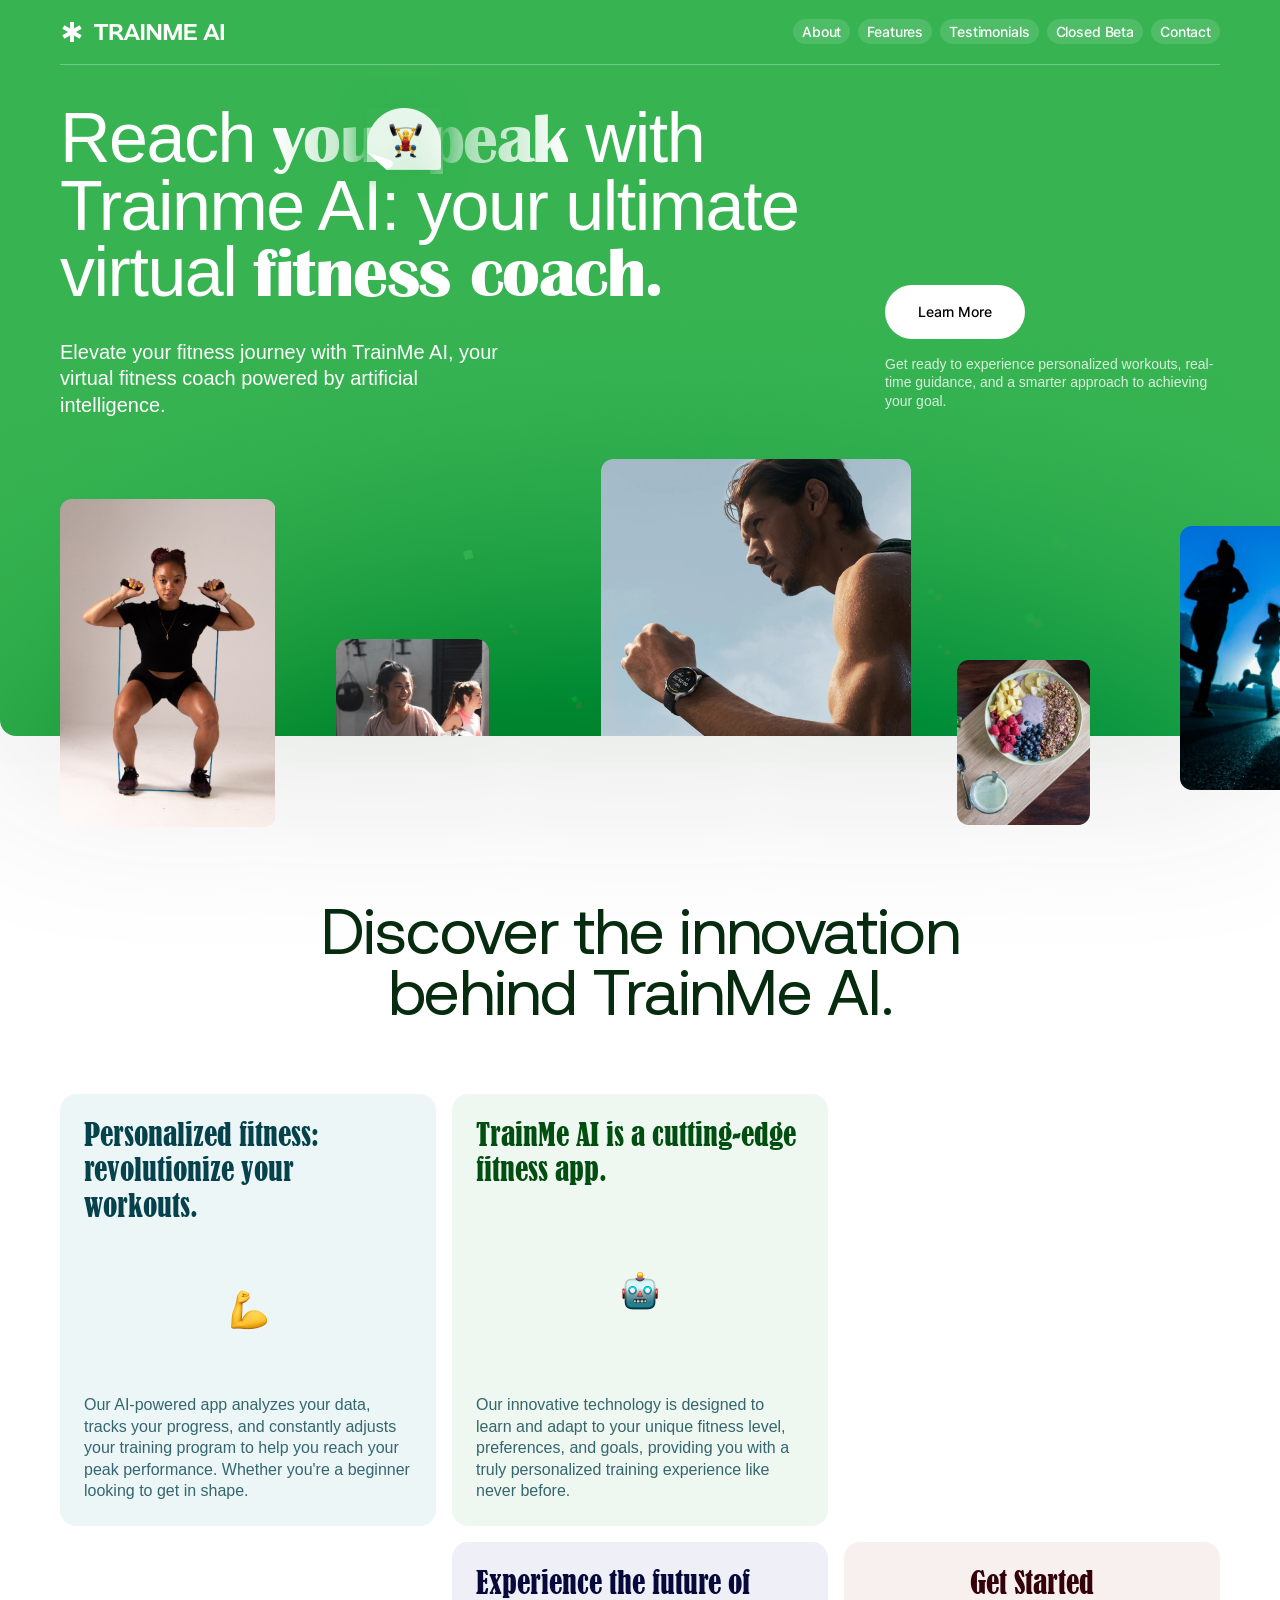
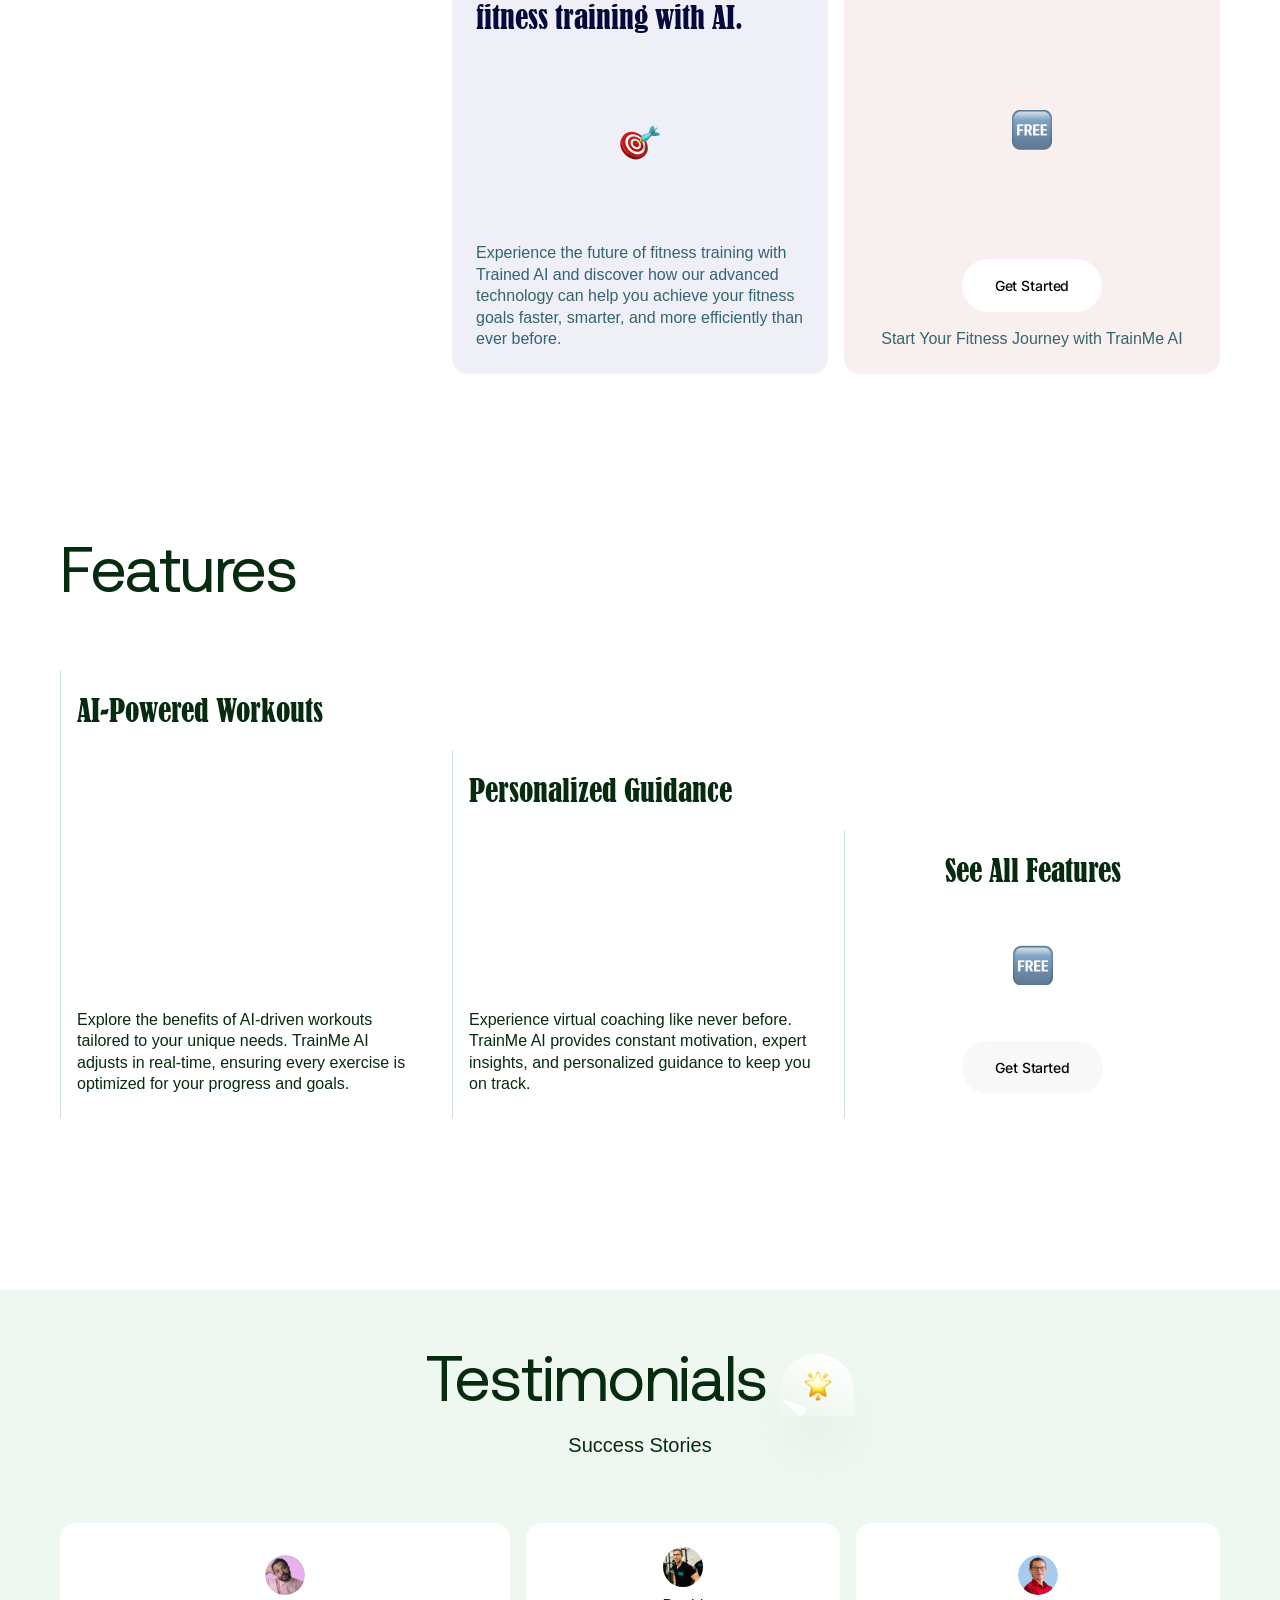
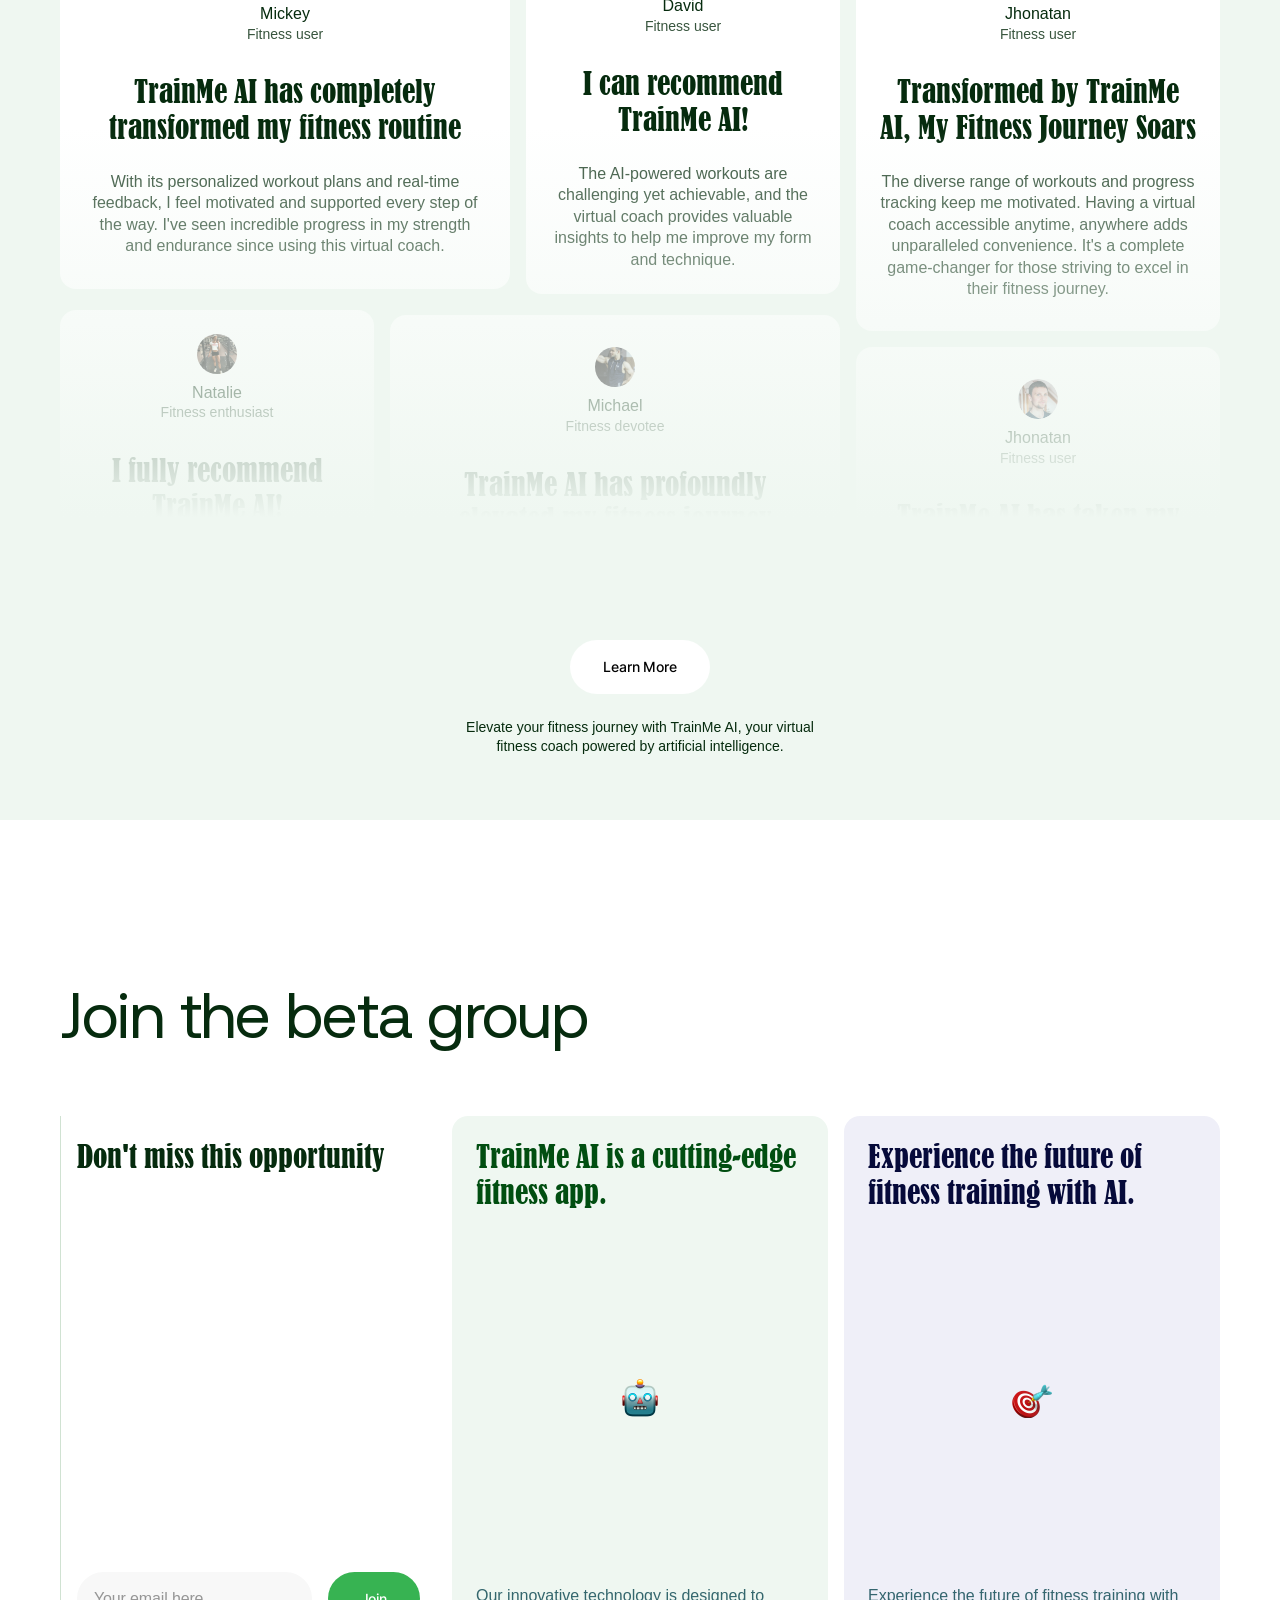
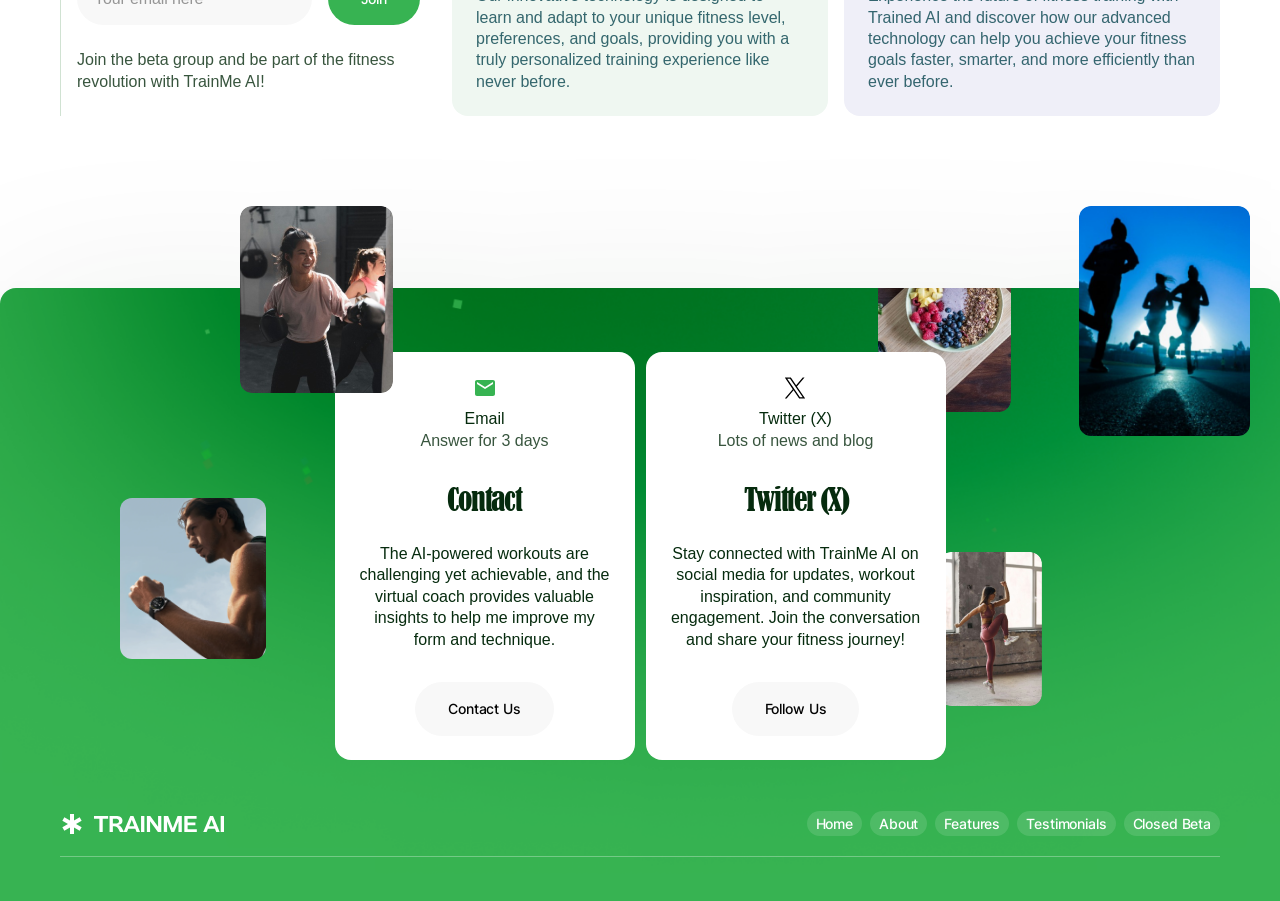
<file: app/index.html>
<!DOCTYPE html>
<html lang="en">

<head>
  <meta charset="UTF-8">
  <meta http-equiv="X-UA-Compatible" content="IE=edge">
  <meta name="viewport" content="width=device-width, initial-scale=1.0">
  <meta name="description" content="Description for site">
  <meta http-equiv="content-type" content="public, max-age=3600">
  <meta name="theme-color" content="#242424"/>
  <title>TrainMe AI</title>
  <link rel="icon" href="images/icons/favicon.svg" type="images/x-icon">
  <link rel="shortcut icon" href="images/icons/favicon.svg" type="images/x-icon">
  <link rel="stylesheet" href="css/style.min.css">
  <link rel="stylesheet" href="https://cdn.jsdelivr.net/npm/@fancyapps/ui@5.0/dist/fancybox/fancybox.css"/>
</head>
<body class="body">

<main>
  <header class="header" id="home">
  <div class="header__container container">
    <div class="header__top">
      <a class="logo" href="/">
        <img src="images/icons/logo.svg" alt="logotype" width="164" height="24">
      </a>
      <nav class="header__nav">
        <ul class="header__list">
          <li>
            <a class="header__link" href="#about">About</a>
          </li>
          <li>
            <a class="header__link" href="#features">Features</a>
          </li>
          <li>
            <a class="header__link" href="#testimonials">Testimonials</a>
          </li>
          <li>
            <a class="header__link" href="#beta">Closed Beta</a>
          </li>
          <li>
            <a class="header__link" href="#contact">Contact</a>
          </li>
        </ul>
      </nav>
      <button class="menu-btn">
        <span class="menu-btn__line"></span>
        <span class="sr-only">Interact with menu</span>
      </button>
    </div>
    <div class="header__text">
      <h1 class="header__title">
        Reach <span class="header__title--britannic header__title--decor">your peak</span>
        with Trainme AI: your ultimate virtual <span class="header__title--britannic">fitness coach.</span>
      </h1>
      <p class="header__subtext">
        Elevate your fitness journey with TrainMe AI,
        your virtual fitness coach powered by artificial intelligence.
      </p>
    </div>
    <div class="header__info">
      <a class="header__more btn" href="#about">Learn More</a>
      <p>
        Get ready to experience personalized workouts,
        real-time guidance, and a smarter approach to achieving your goal.
      </p>
    </div>
  </div>
  <div class="container">
    <div class="header__images">
      <img class="header__img header__img--two" src="images/parallax/2.png" alt="fitness people" width="153" height="187">
      <img class="header__img header__img--three" src="images/parallax/3.png" alt="fitness people" width="310" height="339">
    </div>
  </div>
  <nav class="header__mobile">
    <ul class="header__mobile-list">
      <li>
        <a class="header__link" href="#about">About</a>
      </li>
      <li>
        <a class="header__link" href="#features">Features</a>
      </li>
      <li>
        <a class="header__link" href="#testimonials">Testimonials</a>
      </li>
      <li>
        <a class="header__link" href="#beta">Closed Beta</a>
      </li>
      <li>
        <a class="header__link" href="#contact">Contact</a>
      </li>
    </ul>
  </nav>
</header>
<div class="images__header container">
  <div class="header__decor">
    <img class="header__img header__img--one" src="images/parallax/1.png" alt="fitness people" width="216" height="328">
    <img class="header__img header__img--four" src="images/parallax/4.png" alt="eats fitness people" width="133" height="165">
    <img class="header__img header__img--five" src="images/parallax/5.png" alt="fitness people" width="196" height="264">
  </div>
</div>
  <section class="innovation indent" id="about">
  <div class="container">
    <h2 class="innovation__title title title--center">
      Discover the innovation behind TrainMe AI.
    </h2>
    <ul class="innovation__list">
      <li class="innovation__row">
        <div class="card card--azure">
          <h3 class="innovation__name title-small card__title card__title--azure">
            Personalized fitness: revolutionize your workouts.
          </h3>
          <img class="card__icon" src="images/icons/muscle.png" alt="muscle decor" width="40" height="40">
          <p class="card__text card__text--azure">
            Our AI-powered app analyzes your data, tracks your progress, and constantly adjusts your training program to
            help you reach your peak performance. Whether you're a beginner looking to get in shape.
          </p>
        </div>
        <div class="card">
          <h3 class="innovation__name title-small card__title">
            TrainMe AI is a cutting-edge fitness app.
          </h3>
          <img class="card__icon" src="images/icons/robot.png" alt="robot decor" width="40" height="40">
          <p class="card__text card__text--azure">
            Our innovative technology is designed to learn and adapt to your unique fitness level, preferences, and
            goals, providing you with a truly personalized training experience like never before.
          </p>
        </div>
      </li>
      <li class="innovation__row">
        <div class="innovation__empty"></div>
        <div class="card card--blue">
          <h3 class="innovation__name title-small card__title card__title--blue">
            Experience the future of fitness training with AI.
          </h3>
          <img class="card__icon" src="images/icons/target.png" alt="target decor" width="40" height="40">
          <p class="card__text card__text--azure">
            Experience the future of fitness training with Trained AI and discover how our advanced technology can help
            you achieve your fitness goals faster, smarter, and more efficiently than ever before.
          </p>
        </div>
        <div class="card card--red">
          <h3 class="title-small title-small--center card__title card__title--red">
            Get Started
          </h3>
          <img class="card__icon" src="images/icons/free.png" alt="free decor" width="40" height="40">
          <div class="card__action">
            <a class="btn" href="#contact">Get Started</a>
            <p class="card__text card__text--azure">
              Start Your Fitness Journey with TrainMe AI
            </p>
          </div>
        </div>
      </li>
    </ul>
  </div>
</section>
  <section class="features indent" id="features">
  <div class="container">
    <h2 class="title">Features</h2>
    <ul class="features__list">
      <li class="features__item features__item--high">
        <h3 class="features__name title-small">
          AI-Powered Workouts
        </h3>
        <p class="features__text">
          Explore the benefits of AI-driven workouts tailored to your unique needs. TrainMe AI adjusts
          in real-time, ensuring every exercise is optimized for your progress and goals.
        </p>
      </li>
      <li class="features__item features__item--middle">
        <h3 class="features__name title-small">
          Personalized Guidance
        </h3>
        <p class="features__text">
          Experience virtual coaching like never before. TrainMe AI provides constant motivation,
          expert insights, and personalized guidance to keep you on track.
        </p>
      </li>
      <li class="features__item features__item--small">
        <h3 class="features__name title-small title-small--center">
          See All Features
        </h3>
        <img src="images/icons/free.png" alt="free decor" width="40" height="40">
        <a class="btn btn--gray" href="#contact">Get Started</a>
      </li>
    </ul>
  </div>
</section>
  <section class="testimonials indent" id="testimonials">
  <div class="container">
    <div class="testimonials__top">
      <h2 class="title title--center title--decor">
        Testimonials
        <img src="images/icons/slicker.png" alt="slicker decor" width="74" height="62">
      </h2>
      <p class="testimonials__subtext">Success Stories</p>
    </div>
    <ul class="testimonials__content">
      <li class="testimonials__row testimonials__row--long">
        <div class="testimonials__wrapper">
          <div class="testimonials__item">
            <div class="testimonials__user">
              <img class="testimonials__avatar" src="images/users/1.png" alt="fitness user" width="40" height="40">
              <span class="testimonials__name">Mickey</span>
              <span class="testimonials__post">Fitness user</span>
            </div>
            <h3 class="testimonials__subtitle title-small title-small--center">
              TrainMe AI has completely transformed my fitness routine
            </h3>
            <p class="testimonials__text">
              With its personalized workout plans and real-time feedback, I feel motivated and supported every step of
              the
              way. I've seen incredible progress in my strength and endurance since using this virtual coach.
            </p>
          </div>
          <div class="testimonials__item testimonials__item--short">
            <div class="testimonials__user">
              <img class="testimonials__avatar" src="images/users/2.png" alt="fitness user" width="40" height="40">
              <span class="testimonials__name">David</span>
              <span class="testimonials__post">Fitness user</span>
            </div>
            <h3 class="testimonials__subtitle title-small title-small--center">
              I can recommend TrainMe AI!
            </h3>
            <p class="testimonials__text">
              The AI-powered workouts are challenging yet achievable, and the virtual coach provides
              valuable insights to help me improve my form and technique.
            </p>
          </div>
        </div>
        <div class="testimonials__wrapper testimonials__wrapper--inversion">
          <div class="testimonials__item testimonials__item--short testimonials__item--top">
            <div class="testimonials__user">
              <img class="testimonials__avatar" src="images/users/6.png" alt="fitness user" width="40" height="40">
              <span class="testimonials__name">Natalie</span>
              <span class="testimonials__post">Fitness enthusiast</span>
            </div>
            <h3 class="testimonials__subtitle title-small title-small--center">
              I fully recommend TrainMe AI!
            </h3>
            <p class="testimonials__text">
              The AI-driven workouts strike a perfect balance, challenging yet doable. Plus, the coach provides
              invaluable guidance, refining my form for optimal performance.
            </p>
          </div>
          <div class="testimonials__item testimonials__item--top">
            <div class="testimonials__user">
              <img class="testimonials__avatar" src="images/users/4.png" alt="fitness user" width="40" height="40">
              <span class="testimonials__name">Michael</span>
              <span class="testimonials__post">Fitness devotee</span>
            </div>
            <h3 class="testimonials__subtitle title-small title-small--center">
              TrainMe AI has profoundly elevated my fitness journey
            </h3>
            <p class="testimonials__text testimonials__text--middle">
              Its customized workout plans and instant feedback keep me motivated and supported. I've witnessed
              remarkable progress in strength and endurance with this virtual coach.
            </p>
          </div>
        </div>
      </li>
      <li class="testimonials__row testimonials__row--grid">
        <div class="testimonials__item">
          <div class="testimonials__user">
            <img class="testimonials__avatar" src="images/users/3.png" alt="fitness user" width="40" height="40">
            <span class="testimonials__name">Jhonatan</span>
            <span class="testimonials__post">Fitness user</span>
          </div>
          <h3 class="testimonials__subtitle title-small title-small--center">
            Transformed by TrainMe AI, My Fitness Journey Soars
          </h3>
          <p class="testimonials__text">
            The diverse range of workouts and progress tracking keep me motivated. Having a virtual coach accessible
            anytime, anywhere adds unparalleled convenience. It's a complete game-changer for those striving to excel in
            their fitness journey.
          </p>
        </div>
        <div class="testimonials__item">
          <div class="testimonials__user">
            <img class="testimonials__avatar" src="images/users/5.png" alt="fitness user" width="40" height="40">
            <span class="testimonials__name">Jhonatan</span>
            <span class="testimonials__post">Fitness user</span>
          </div>
          <h3 class="testimonials__subtitle title-small title-small--center">
            TrainMe AI has taken my fitness journey
          </h3>
          <p class="testimonials__text">
            The variety of workouts and the ability to track my progress have kept me engaged and motivated. I love how
            convenient it is to have a virtual coach available anytime, anywhere. It's truly a game-changer for anyone
            looking to reach their peak.
          </p>
        </div>
      </li>
    </ul>
    <div class="testimonials__overlay"></div>
    <div class="testimonials__control">
      <button class="btn" type="button" id="testimonials-btn">Learn More</button>
      <p class="testimonials__info">
        Elevate your fitness journey with TrainMe AI, your virtual fitness coach powered by artificial intelligence.
      </p>
    </div>
  </div>
</section>
  <section class="beta indent" id="beta">
  <div class="container">
    <h2 class="title">Join the beta group</h2>
    <div class="beta__content">
      <div class="beta__item">
        <h3 class="beta__subtitle title-small">Don't miss this opportunity</h3>
        <form class="beta__form" action="" method="post">
          <div class="beta__filling">
            <label for="email">
              <input class="input" type="text" id="email" name="email" placeholder="Your email here" required>
            </label>
            <button class="btn btn--green" type="button">Join</button>
          </div>
          <p class="beta__text">
            Join the beta group and be part of the fitness revolution with TrainMe AI!
          </p>
        </form>
      </div>
      <div class="card card--high">
        <h3 class="title-small card__title">
          TrainMe AI is a cutting-edge fitness app.
        </h3>
        <img class="card__icon" src="images/icons/robot.png" alt="robot decor" width="40" height="40">
        <p class="card__text card__text--azure">
          Our innovative technology is designed to learn and adapt to your unique fitness level, preferences, and goals,
          providing you with a truly personalized training experience like never before.
        </p>
      </div>
      <div class="card card--blue card--high">
        <h3 class="title-small card__title card__title--blue">
          Experience the future of fitness training with AI.
        </h3>
        <img class="card__icon" src="images/icons/target.png" alt="target decor" width="40" height="40">
        <p class="card__text card__text--azure">
          Experience the future of fitness training with Trained AI and discover how our advanced technology can help
          you achieve your fitness goals faster, smarter, and more efficiently than ever before.
        </p>
      </div>
    </div>
  </div>
</section>
</main>
<div class="container">
  <div class="images__footer">
    <img class="footer__img footer__img--five" src="images/parallax/2.png" alt="fitness people" width="153" height="187">
  </div>
  <img class="footer__img footer__img--six" src="images/parallax/5.png" alt="fitness people" width="196" height="264">
</div>
<footer class="footer indent" id="contact">
  <div class="container container--footer">
    <div class="footer__contacts">
      <div class="footer__contact">
        <div class="footer__answer">
          <img class="footer__icon" src="images/icons/email.svg" alt="mail icon" width="24" height="24">
          <span class="footer__service">Email</span>
          <span class="footer__answer-day">Answer for 3 days</span>
        </div>
        <h3 class="footer__title title title-small">Contact</h3>
        <p class="footer__text">
          The AI-powered workouts are challenging yet achievable, and the virtual coach
          provides valuable insights to help me improve my form and technique.
        </p>
        <a class="btn btn--gray" href="https://twitter.com/TrainMeAI" target="_blank">Contact Us</a>
      </div>
      <div class="footer__contact">
        <div class="footer__answer">
          <img class="footer__icon" src="images/icons/twitter.svg" alt="mail icon" width="24" height="24">
          <span class="footer__service">Twitter (X)</span>
          <span class="footer__answer-day">Lots of news and blog</span>
        </div>
        <h3 class="footer__title title title-small">Twitter (X)</h3>
        <p class="footer__text">
          Stay connected with TrainMe AI on social media for updates, workout inspiration, and community engagement.
          Join the conversation and share your fitness journey!
        </p>
        <a class="btn btn--gray" href="https://twitter.com/TrainMeAI" target="_blank">Follow Us</a>
      </div>
      <img class="footer__img footer__img--three" src="images/parallax/4.png" alt="fitness people" width="133" height="165">
      <img class="footer__img footer__img--four" src="images/parallax/6.png" alt="fitness people" width="103" height="154">
    </div>
    <div class="footer__bottom">
      <a class="logo" href="/">
        <img src="images/icons/logo.svg" alt="logotype" width="164" height="24">
      </a>
      <nav class="footer__nav">
        <ul class="footer__list">
          <li>
            <a class="footer__link" href="#home">Home</a>
          </li>
          <li>
            <a class="footer__link" href="#about">About</a>
          </li>
          <li>
            <a class="footer__link" href="#features">Features</a>
          </li>
          <li>
            <a class="footer__link" href="#testimonials">Testimonials</a>
          </li>
          <li>
            <a class="footer__link" href="#beta">Closed Beta</a>
          </li>
        </ul>
      </nav>
    </div>
    <div class="footer__images">
      <img class="footer__img footer__img--one" src="images/parallax/1.png" alt="fitness people" width="216" height="328">
      <img class="footer__img footer__img--two" src="images/parallax/3.png" alt="fitness people" width="146" height="161">
    </div>
  </div>
</footer>
<script src="js/main.min.js" type="module" defer></script>
</file>
<file: app/css/style.min.css>
html{-webkit-box-sizing:border-box;box-sizing:border-box;scroll-behavior:smooth}*,*::before,*::after{-webkit-box-sizing:inherit;box-sizing:inherit}a{text-decoration:none;color:inherit;outline:rgba(0,0,0,0)}ul,ol{padding:0}ul{list-style:none}body,h1,h2,h3,h4,h5,h6,p,ul,ol,blockquote{margin:0}img{max-width:100%;display:block}input,button,textarea,select{font:inherit;padding:0;background-color:rgba(0,0,0,0);outline:rgba(0,0,0,0);border:none;-webkit-appearance:none;-moz-appearance:none;appearance:none}button{cursor:pointer;display:inline-block}address,cite{font-style:normal}input[type=number]::-webkit-inner-spin-button,input[type=number]::-webkit-outer-spin-button{-webkit-appearance:none;margin:0}input:-webkit-autofill,input:-webkit-autofill:hover,input:-webkit-autofill:focus,input:-webkit-autofill:active{-webkit-background-clip:text;-webkit-text-fill-color:#fff}svg,path,circle{-webkit-transition:all .4s;transition:all .4s}@font-face{font-family:"Inter";src:url("../fonts/Inter-Regular.woff2") format("woff2"),url("../fonts/Inter-Regular.woff") format("woff");font-weight:400;font-display:swap;font-style:normal}@font-face{font-family:"Inter";src:url("../fonts/Inter-Medium.woff2") format("woff2"),url("../fonts/Inter-Medium.woff") format("woff");font-weight:500;font-display:swap;font-style:normal}@font-face{font-family:"SFProDisplay";src:url("../fonts/SFProDisplay-Regular.woff2") format("woff2"),url("../fonts/SFProDisplay-Regular.woff") format("woff");font-weight:400;font-display:swap;font-style:normal}@font-face{font-family:"Aeonik Pro";src:url("../fonts/AeonikPro-Regular.woff2") format("woff2"),url("../fonts/AeonikPro-Regular.woff") format("woff");font-weight:400;font-style:normal;font-display:swap}@font-face{font-family:"Aeonik Pro";src:url("../fonts/AeonikPro-Medium.woff2") format("woff2"),url("../fonts/AeonikPro-Medium.woff") format("woff");font-weight:500;font-style:normal;font-display:swap}@font-face{font-family:"Aeonik Pro";src:url("../fonts/AeonikPro-Bold.woff2") format("woff2"),url("../fonts/AeonikPro-Bold.woff") format("woff");font-weight:bold;font-style:normal;font-display:swap}@font-face{font-family:"Bernard MT Condensed";src:url("../fonts/BernardMT-Condensed.woff2") format("woff2"),url("../fonts/BernardMT-Condensed.woff") format("woff");font-weight:normal;font-style:normal;font-display:swap}@font-face{font-family:"Britannic";src:url("../fonts/BritannicBold.woff2") format("woff2"),url("../fonts/BritannicBold.woff") format("woff");font-weight:bold;font-style:normal;font-display:swap}.body{font-family:"SF Pro Display",sans-serif;font-weight:400;font-size:16px;line-height:1.34;color:#062b0e;background-color:#fff;position:relative;overflow-x:hidden;will-change:scroll-position}.body--active{overflow:hidden}.container{max-width:1368px;padding:0 60px;margin:0 auto;width:100%}@media(max-width: 1200px){.container{padding:0 30px}}@media(max-width: 992px){.container{padding:0 20px}}@media(max-width: 468px){.container{padding:0 15px}}.container--footer{max-width:1432px}.indent{margin-top:172px}@media(max-width: 1200px){.indent{margin-top:140px}}@media(max-width: 992px){.indent{margin-top:110px}}@media(max-width: 610px){.indent{margin-top:85px}}@media(max-width: 468px){.indent{margin-top:75px}}.logo{-webkit-transition:opacity .3s,outline .3s;transition:opacity .3s,outline .3s;border-radius:3px}.logo:hover{opacity:.5}.logo:focus{outline:2px solid #fff}.logo img{background-repeat:no-repeat;-o-object-fit:cover;object-fit:cover;-o-object-position:center;object-position:center}.sr-only{position:absolute;width:1px;height:1px;margin:-1px;border:0;padding:0;white-space:nowrap;-webkit-clip-path:inset(100%);clip-path:inset(100%);clip:rect(0 0 0 0);overflow:hidden}::-webkit-scrollbar{width:5px}::-webkit-scrollbar-track{background-color:rgba(55,179,82,.3)}::-webkit-scrollbar-thumb,::selection{background-color:#014e11}::-moz-selection{color:#fff}::selection{color:#fff}.menu-btn{height:46px;width:46px;cursor:pointer;z-index:1000;display:none;position:relative;border-radius:50%;padding:18px 16px;-webkit-transition:all .4s;transition:all .4s;-webkit-box-align:center;-ms-flex-align:center;align-items:center;-webkit-box-pack:center;-ms-flex-pack:center;justify-content:center;background-color:#f8f8f8}@media(max-width: 768px){.menu-btn{display:-webkit-box;display:-ms-flexbox;display:flex}}.menu-btn:hover{background-color:#030303}.menu-btn:hover .menu-btn__line,.menu-btn:hover .menu-btn__line::after,.menu-btn:hover .menu-btn__line::before{background-color:#37b352}.menu-btn:focus{opacity:.5}.menu-btn__line,.menu-btn__line::after,.menu-btn__line::before{background-color:#030303;content:"";left:0;top:0;width:15px;height:2px;-webkit-transition:all .4s;transition:all .4s}.menu-btn__line::after,.menu-btn__line::before{position:absolute}.menu-btn__line{position:relative;display:-webkit-box;display:-ms-flexbox;display:flex}.menu-btn__line::before{margin-top:-6px}.menu-btn__line::after{margin-top:6px}.menu-btn.active{background-color:#030303}.menu-btn.active .menu-btn__line{background:rgba(0,0,0,0);-webkit-transition:all .4s;transition:all .4s;-webkit-transform:rotate(-90deg);-ms-transform:rotate(-90deg);transform:rotate(-90deg)}.menu-btn.active .menu-btn__line::before{margin-top:0;-webkit-transform:rotate(-45deg);-ms-transform:rotate(-45deg);transform:rotate(-45deg);-webkit-transition-delay:.4s;transition-delay:.4s;background-color:#fff}.menu-btn.active .menu-btn__line::after{margin-top:0;-webkit-transform:rotate(45deg);-ms-transform:rotate(45deg);transform:rotate(45deg);-webkit-transition-delay:.4s;transition-delay:.4s;background-color:#fff}.btn{font-family:"Inter",sans-serif;display:inline-block;max-width:-webkit-max-content;max-width:-moz-max-content;max-width:max-content;font-size:14px;line-height:1.4;color:#030303;border-radius:40px;font-weight:500;padding:16px 32px;background-color:#fff;border:1px solid rgba(0,0,0,0);letter-spacing:-0.14px;-webkit-transition:background-color .4s,border .4s,color .4s,opacity .4s;transition:background-color .4s,border .4s,color .4s,opacity .4s}.btn:hover{background-color:rgba(0,0,0,0);border-color:#030303}.btn:focus{opacity:.5}.btn--gray{background-color:#f8f8f8}.btn--green{background-color:#37b352;color:#fff}.btn--green:hover{background-color:rgba(0,0,0,0);border-color:#37b352;color:#030303}.input{border-radius:40px;padding:16px;background-color:#f8f8f8;font-weight:500;width:100%;letter-spacing:-0.14px;height:100%;border:1px solid rgba(0,0,0,0);-webkit-transition:border .4s,background-color .4s;transition:border .4s,background-color .4s}.input:hover{background-color:#eff7f1}.input:focus{border-color:#37b352}.input::-webkit-input-placeholder{font-weight:500;color:rgba(3,3,3,.4)}.input::-moz-placeholder{font-weight:500;color:rgba(3,3,3,.4)}.input:-ms-input-placeholder{font-weight:500;color:rgba(3,3,3,.4)}.input::-ms-input-placeholder{font-weight:500;color:rgba(3,3,3,.4)}.input::placeholder{font-weight:500;color:rgba(3,3,3,.4)}.title{font-family:"Aeonik Pro",sans-serif;font-size:64px;letter-spacing:-1.28px;line-height:.95;font-weight:400;margin-bottom:64px;max-width:614px;width:100%}@media(max-width: 1200px){.title{font-size:60px;margin-bottom:56px}}@media(max-width: 1100px){.title{font-size:56px;margin-bottom:48px}}@media(max-width: 992px){.title{font-size:52px;margin-bottom:42px}}@media(max-width: 768px){.title{font-size:48px}}@media(max-width: 670px){.title{font-size:44px;margin-bottom:34px}}@media(max-width: 610px){.title{font-size:42px}}@media(max-width: 468px){.title{font-size:38px}}@media(max-width: 420px){.title{font-size:36px}}@media(max-width: 468px){.title{margin-bottom:30px}}.title--center{text-align:center;margin:0 auto 64px}@media(max-width: 1200px){.title--center{margin-bottom:56px}}@media(max-width: 1100px){.title--center{margin-bottom:48px}}@media(max-width: 992px){.title--center{margin-bottom:42px}}@media(max-width: 670px){.title--center{margin-bottom:34px}}@media(max-width: 468px){.title--center{margin-bottom:30px}}.title--decor{display:-webkit-box;display:-ms-flexbox;display:flex;-webkit-box-align:center;-ms-flex-align:center;align-items:center;gap:14px;-webkit-box-pack:center;-ms-flex-pack:center;justify-content:center}.title img{background-repeat:no-repeat;-o-object-fit:cover;object-fit:cover;-o-object-position:center;object-position:center;-webkit-box-shadow:0 40px 32px 0 rgba(195,215,200,.12);box-shadow:0 40px 32px 0 rgba(195,215,200,.12)}@media(max-width: 1100px){.title img{width:auto;height:54px}}@media(max-width: 768px){.title img{height:50px}}.title-small{font-size:32px;font-weight:400;line-height:1.19;font-family:"Bernard MT Condensed",sans-serif;color:#062b0e}@media(max-width: 1380px){.title-small{font-size:30px}}@media(max-width: 1200px){.title-small{font-size:28px}}@media(max-width: 768px){.title-small{font-size:26px}}@media(max-width: 660px){.title-small{font-size:24px}}@media(max-width: 468px){.title-small{font-size:23px}}@media(max-width: 390px){.title-small{font-size:22px}}.title-small--center{text-align:center}.header{background-repeat:no-repeat;background-position:center center;background-size:cover;min-height:736px;border-radius:0 0 16px 16px;background-image:url("../images/hero.png");-webkit-box-shadow:0 40px 186.2px 0 rgba(23,43,27,.13);box-shadow:0 40px 186.2px 0 rgba(23,43,27,.13);color:#fff;position:relative;overflow:hidden}@media(max-width: 1180px){.header{min-height:710px}}@media(max-width: 1100px){.header{min-height:690px}}@media(max-width: 930px){.header{min-height:740px}}@media(max-width: 860px){.header{min-height:710px}}@media(max-width: 768px){.header{min-height:690px}}@media(max-width: 500px){.header{min-height:670px}}@media(max-width: 468px){.header{min-height:620px}}.header__container{position:relative}.header__top{display:-webkit-box;display:-ms-flexbox;display:flex;-webkit-box-pack:justify;-ms-flex-pack:justify;justify-content:space-between;-webkit-box-align:center;-ms-flex-align:center;align-items:center;gap:30px;padding:20px 0;border-bottom:1px solid rgba(255,255,255,.3);margin-bottom:40px}@media(max-width: 860px){.header__top{padding:17px 0;margin-bottom:30px}}@media(max-width: 768px){.header__top{padding:14px 0;position:relative;z-index:300;margin-bottom:27px}}@media(max-width: 610px){.header__top{margin-bottom:24px}}@media(max-width: 550px){.header__top{margin-bottom:21px}}@media(max-width: 768px){.header__nav{display:none}}.header__list{display:-webkit-box;display:-ms-flexbox;display:flex;-webkit-box-pack:justify;-ms-flex-pack:justify;justify-content:space-between;-webkit-box-align:center;-ms-flex-align:center;align-items:center;gap:8px}.header__link{font-size:14px;font-weight:500;letter-spacing:-0.14px;font-family:"Inter",sans-serif;line-height:1.4;padding:4px 9px;background-color:rgba(255,255,255,.12);border-radius:40px;-webkit-transition:color .4s,background-color .4s,opacity .4s;transition:color .4s,background-color .4s,opacity .4s}@media(max-width: 768px){.header__link{display:inline-block;font-size:20px;padding:6px 13px}}.header__link:hover{background-color:#fff;color:#014e11}.header__link:focus{opacity:.5}.header__title{margin-bottom:32px;font-size:74px;font-weight:500;letter-spacing:-1.48px;line-height:.95;max-width:830px}@media(max-width: 1300px){.header__title{font-size:70px}}@media(max-width: 1200px){.header__title{font-size:66px;max-width:670px;margin-bottom:24px}}@media(max-width: 1100px){.header__title{font-size:62px}}@media(max-width: 992px){.header__title{font-size:58px;max-width:580px;margin-bottom:20px}}@media(max-width: 860px){.header__title{font-size:56px;margin-bottom:17px}}@media(max-width: 768px){.header__title{font-size:54px;letter-spacing:-1.08px}}@media(max-width: 660px){.header__title{font-size:52px}}@media(max-width: 610px){.header__title{letter-spacing:-0.8px}}@media(max-width: 595px){.header__title{font-size:50px}}@media(max-width: 560px){.header__title{font-size:48px}}@media(max-width: 530px){.header__title{font-size:46px}}@media(max-width: 505px){.header__title{font-size:44px}}@media(max-width: 480px){.header__title{font-size:42px;letter-spacing:-0.6px}}@media(max-width: 460px){.header__title{font-size:40px;margin-bottom:13px}}@media(max-width: 450px){.header__title{font-size:37px}}@media(max-width: 420px){.header__title{font-size:35px;letter-spacing:-0.3px;line-height:1}}@media(max-width: 400px){.header__title{font-size:33px}}@media(max-width: 380px){.header__title{font-size:30px;letter-spacing:-0.1px}}.header__title--decor{position:relative;background:-webkit-gradient(linear, left top, right top, from(#fff), color-stop(50%, rgba(255, 255, 255, 0.38)), to(#fff));background:linear-gradient(90deg, #fff 0%, rgba(255, 255, 255, 0.38) 50%, #fff 100%);background-clip:text;-webkit-background-clip:text;-webkit-text-fill-color:rgba(0,0,0,0)}.header__title--decor::before{background-repeat:no-repeat;background-position:center center;background-size:cover;content:"";position:absolute;top:50%;left:50%;-webkit-transform:translate(-50%, -50%);-ms-transform:translate(-50%, -50%);transform:translate(-50%, -50%);left:44.6%;position:absolute;background-image:url("../images/icons/sticker.png");width:74px;height:62px;-webkit-box-shadow:0 0 26px 0 #34b150,0 0 26px 0 #34b150;box-shadow:0 0 26px 0 #34b150,0 0 26px 0 #34b150}@media(max-width: 1100px){.header__title--decor::before{width:68px;height:57px}}@media(max-width: 992px){.header__title--decor::before{width:63px;height:53px}}@media(max-width: 768px){.header__title--decor::before{width:57px;height:48px}}@media(max-width: 595px){.header__title--decor::before{width:53px;height:45px}}@media(max-width: 560px){.header__title--decor::before{width:50px;height:42px}}@media(max-width: 505px){.header__title--decor::before{width:43px;height:36px}}@media(max-width: 420px){.header__title--decor::before{width:40px;height:33px}}@media(max-width: 400px){.header__title--decor::before{width:38px;height:32px}}.header__title--britannic{font-family:"Britannic",sans-serif}.header__subtext{max-width:445px;font-size:20px}@media(max-width: 930px){.header__subtext{margin-bottom:40px;font-size:18px;max-width:410px}}@media(max-width: 830px){.header__subtext{margin-bottom:30px}}@media(max-width: 468px){.header__subtext{font-size:16px;max-width:360px}}.header__info{display:-webkit-box;display:-ms-flexbox;display:flex;-webkit-box-orient:vertical;-webkit-box-direction:normal;-ms-flex-direction:column;flex-direction:column;gap:16px;max-width:362px;font-size:14px;position:absolute;right:60px;top:300px}@media(max-width: 1300px){.header__info{top:285px;max-width:335px}}@media(max-width: 1200px){.header__info{top:268px;right:30px}}@media(max-width: 1100px){.header__info{max-width:250px;top:238px}}@media(max-width: 992px){.header__info{right:20px;top:225px}}@media(max-width: 930px){.header__info{position:static;max-width:360px;gap:13px}}@media(max-width: 610px){.header__info{max-width:270px}}.header__info p{color:rgba(255,255,255,.8)}.header__images{display:-webkit-box;display:-ms-flexbox;display:flex;position:absolute;bottom:-92px}@media(max-width: 1100px){.header__images{width:100%;right:30px}}@media(max-width: 992px){.header__images{right:20px}}.header__images img{background-repeat:no-repeat;-o-object-fit:cover;object-fit:cover;-o-object-position:center;object-position:center;border-radius:12px}.header__img{position:relative}.header__img--one{top:-237px}@media(max-width: 1200px){.header__img--one{width:auto;height:304px;top:-220px}}@media(max-width: 860px){.header__img--one{height:270px;top:-200px}}@media(max-width: 740px){.header__img--one{height:250px}}@media(max-width: 610px){.header__img--one{height:230px;top:-190px}}@media(max-width: 500px){.header__img--one{height:220px}}@media(max-width: 468px){.header__img--one{display:none}}.header__img--two{margin-left:276px;bottom:-150px}@media(max-width: 1270px){.header__img--two{margin-left:296px;bottom:-120px}}@media(max-width: 1170px){.header__img--two{bottom:-90px}}@media(max-width: 1100px){.header__img--two{margin-left:400px;width:auto;height:220px;bottom:-60px}}@media(max-width: 930px){.header__img--two{margin-left:340px}}@media(max-width: 860px){.header__img--two{height:200px;margin-left:305px;bottom:-40px}}@media(max-width: 800px){.header__img--two{margin-left:270px;height:180px;bottom:-60px}}@media(max-width: 740px){.header__img--two{display:none}}.header__img--three{margin-left:112px;top:-30px}@media(max-width: 1270px){.header__img--three{width:auto;height:320px}}@media(max-width: 1170px){.header__img--three{height:290px}}@media(max-width: 1100px){.header__img--three{margin-left:auto}}@media(max-width: 860px){.header__img--three{height:270px;top:-50px}}@media(max-width: 768px){.header__img--three{top:-30px}}@media(max-width: 740px){.header__img--three{height:250px}}@media(max-width: 610px){.header__img--three{height:230px;top:-20px}}@media(max-width: 500px){.header__img--three{height:215px;top:-10px}}.header__img--four{right:190px;top:-76px;position:absolute}@media(max-width: 1480px){.header__img--four{right:250px}}@media(max-width: 1270px){.header__img--four{display:none}}.header__img--five{position:absolute;right:-110px;top:-210px}@media(max-width: 1540px){.header__img--five{right:-80px}}@media(max-width: 1480px){.header__img--five{right:-55px}}@media(max-width: 1410px){.header__img--five{right:-36px}}@media(max-width: 1270px){.header__img--five{right:5px}}@media(max-width: 1200px){.header__img--five{width:auto;height:240px;top:-200px}}@media(max-width: 1100px){.header__img--five{display:none}}.header__more:hover{border-color:#fff;color:#fff}.header__decor{width:100%;position:absolute}.header__mobile{display:none}@media(max-width: 768px){.header__mobile{display:block;position:fixed;z-index:170;-webkit-transform:translateX(-150%);-ms-transform:translateX(-150%);transform:translateX(-150%);-webkit-transition:-webkit-transform .7s ease-in-out;transition:-webkit-transform .7s ease-in-out;transition:transform .7s ease-in-out;transition:transform .7s ease-in-out, -webkit-transform .7s ease-in-out;top:0;left:0;width:100vw;height:100%;background-color:#05424c;-webkit-backdrop-filter:blur(15px);backdrop-filter:blur(15px);padding:110px 20px 0 20px}}@media(max-width: 768px){.header__mobile{padding:110px 15px 0 15px}}.header__mobile.active{-webkit-transform:translateX(0);-ms-transform:translateX(0);transform:translateX(0)}.header__mobile-list{display:-webkit-box;display:-ms-flexbox;display:flex;-webkit-box-orient:vertical;-webkit-box-direction:normal;-ms-flex-direction:column;flex-direction:column;gap:30px}.images__header{position:relative}.footer{background-repeat:no-repeat;background-position:center center;background-size:cover;position:relative;padding:64px 0;background-image:url("../images/hero-footer.png");-webkit-box-shadow:0 40px 186px 0 rgba(23,43,27,.13);box-shadow:0 40px 186px 0 rgba(23,43,27,.13);overflow:hidden;border-radius:16px 16px 0 0}@media(max-width: 1400px){.footer{padding-bottom:50px}}@media(max-width: 1300px){.footer{padding-bottom:44px}}@media(max-width: 1240px){.footer{padding-bottom:38px}}@media(max-width: 1100px){.footer{padding-bottom:32px}}@media(max-width: 768px){.footer{padding:52px 0 24px}}.footer__contacts{display:-ms-grid;display:grid;-ms-grid-columns:(1fr)[2];grid-template-columns:repeat(2, 1fr);gap:11px;max-width:611px;margin:0 auto 52px;position:relative;z-index:20}@media(max-width: 992px){.footer__contacts{gap:10px}}@media(max-width: 870px){.footer__contacts{max-width:590px}}@media(max-width: 768px){.footer__contacts{max-width:560px}}@media(max-width: 520px){.footer__contacts{-ms-grid-columns:(1fr)[1];grid-template-columns:repeat(1, 1fr)}}.footer__contact{border-radius:16px;padding:24px;background-color:#fff;display:-webkit-box;display:-ms-flexbox;display:flex;-webkit-box-orient:vertical;-webkit-box-direction:normal;-ms-flex-direction:column;flex-direction:column;gap:0px;-webkit-box-align:center;-ms-flex-align:center;align-items:center;text-align:center;position:relative;z-index:3}@media(max-width: 870px){.footer__contact{padding:20px}}@media(max-width: 468px){.footer__contact{border-radius:12px}}.footer__answer{display:-webkit-box;display:-ms-flexbox;display:flex;-webkit-box-orient:vertical;-webkit-box-direction:normal;-ms-flex-direction:column;flex-direction:column;gap:0px;-webkit-box-align:center;-ms-flex-align:center;align-items:center;margin-bottom:32px}@media(max-width: 992px){.footer__answer{margin-bottom:24px}}.footer__icon{background-repeat:no-repeat;-o-object-fit:cover;object-fit:cover;-o-object-position:center;object-position:center;margin-bottom:8px}.footer__answer-day{color:rgba(6,43,14,.8)}.footer__text{margin-bottom:32px}@media(max-width: 992px){.footer__text{margin-bottom:28px}}.footer__title{margin-bottom:24px}@media(max-width: 992px){.footer__title{font-size:28px}}.footer__bottom{display:-webkit-box;display:-ms-flexbox;display:flex;-webkit-box-pack:justify;-ms-flex-pack:justify;justify-content:space-between;-webkit-box-align:center;-ms-flex-align:center;align-items:center;gap:30px;padding-bottom:20px;border-bottom:1px solid rgba(255,255,255,.3)}@media(max-width: 768px){.footer__bottom{-webkit-box-orient:vertical;-webkit-box-direction:normal;-ms-flex-direction:column;flex-direction:column;gap:20px}}@media(max-width: 575px){.footer__bottom{-webkit-box-align:start;-ms-flex-align:start;align-items:flex-start;gap:26px}}.footer__list{display:-webkit-box;display:-ms-flexbox;display:flex;-webkit-box-pack:justify;-ms-flex-pack:justify;justify-content:space-between;-webkit-box-align:center;-ms-flex-align:center;align-items:center;gap:8px}@media(max-width: 768px){.footer__list{gap:13px}}@media(max-width: 575px){.footer__list{-ms-flex-wrap:wrap;flex-wrap:wrap;-webkit-box-pack:start;-ms-flex-pack:start;justify-content:flex-start;gap:18px}}.footer__link{font-size:14px;font-weight:500;letter-spacing:-0.14px;font-family:"Inter",sans-serif;line-height:1.4;padding:4px 9px;background-color:rgba(255,255,255,.12);border-radius:40px;color:#fff;-webkit-transition:color .4s,background-color .4s,opacity .4s;transition:color .4s,background-color .4s,opacity .4s}@media(max-width: 768px){.footer__link{font-size:16px;letter-spacing:0;padding:6px 11px}}.footer__link:hover{background-color:#fff;color:#014e11}.footer__link:focus{opacity:.5}.footer__images{top:0;position:absolute;z-index:0}@media(max-width: 1310px){.footer__images{top:240px}}.footer__img{background-repeat:no-repeat;-o-object-fit:cover;object-fit:cover;-o-object-position:center;object-position:center;position:relative;border-radius:12px}.footer__img--one{top:-133px}@media(max-width: 1390px){.footer__img--one{width:auto;height:280px}}@media(max-width: 1310px){.footer__img--one{display:none}}.footer__img--two{left:96px;top:-59px}@media(max-width: 1390px){.footer__img--two{top:-30px}}@media(max-width: 1300px){.footer__img--two{left:60px}}@media(max-width: 1200px){.footer__img--two{top:0;left:30px}}@media(max-width: 1100px){.footer__img--two{width:auto;height:144px;left:23px}}@media(max-width: 1040px){.footer__img--two{left:5px}}@media(max-width: 992px){.footer__img--two{display:none}}.footer__img--three{position:absolute;right:-100px;top:-110px}@media(max-width: 1300px){.footer__img--three{right:-65px;top:-105px}}@media(max-width: 1200px){.footer__img--three{display:none}}.footer__img--four{position:absolute;right:-92px;bottom:54px;z-index:0}@media(max-width: 1300px){.footer__img--four{right:-96px}}@media(max-width: 945px){.footer__img--four{bottom:30px;right:-70px}}@media(max-width: 730px){.footer__img--four{display:none}}.footer__img--five{left:240px;top:76px}@media(max-width: 1310px){.footer__img--five{left:180px;top:90px}}@media(max-width: 1200px){.footer__img--five{left:140px}}@media(max-width: 1100px){.footer__img--five{left:110px}}@media(max-width: 1080px){.footer__img--five{left:80px}}@media(max-width: 992px){.footer__img--five{left:40px;top:70px}}@media(max-width: 945px){.footer__img--five{left:20px}}@media(max-width: 870px){.footer__img--five{width:auto;height:167px}}@media(max-width: 820px){.footer__img--five{height:162px;top:50px}}@media(max-width: 730px){.footer__img--five{top:40px;left:5px}}@media(max-width: 670px){.footer__img--five{display:none}}.footer__img--six{position:absolute;right:70px;-webkit-transform:translateY(90px);-ms-transform:translateY(90px);transform:translateY(90px);width:196px;z-index:20}@media(max-width: 1520px){.footer__img--six{right:58px}}@media(max-width: 1440px){.footer__img--six{right:46px;width:auto;height:244px}}@media(max-width: 1360px){.footer__img--six{right:30px;height:230px}}@media(max-width: 1260px){.footer__img--six{height:210px;-webkit-transform:translateY(130px);-ms-transform:translateY(130px);transform:translateY(130px)}}@media(max-width: 1200px){.footer__img--six{-webkit-transform:translateY(110px);-ms-transform:translateY(110px);transform:translateY(110px)}}@media(max-width: 1080px){.footer__img--six{height:200px;-webkit-transform:translateY(120px);-ms-transform:translateY(120px);transform:translateY(120px);right:-9px}}@media(max-width: 945px){.footer__img--six{right:-30px;-webkit-transform:translateY(130px);-ms-transform:translateY(130px);transform:translateY(130px)}}@media(max-width: 890px){.footer__img--six{height:185px}}@media(max-width: 870px){.footer__img--six{display:none}}.footer__right{position:absolute}.images__footer{position:absolute;z-index:300}.card{padding:24px;border-radius:16px;min-height:432px;-webkit-box-align:stretch;-ms-flex-align:stretch;align-items:stretch;-webkit-box-pack:justify;-ms-flex-pack:justify;justify-content:space-between;display:-webkit-box;display:-ms-flexbox;display:flex;-webkit-box-orient:vertical;-webkit-box-direction:normal;-ms-flex-direction:column;flex-direction:column;gap:30px;background-color:#eff7f1}@media(max-width: 768px){.card{min-height:410px}}@media(max-width: 580px){.card{min-height:370px}}@media(max-width: 468px){.card{padding:24px 20px;min-height:350px;border-radius:12px}}.card--azure{background-color:#edf6f7}.card--blue{background-color:#efeff8}.card--red{background-color:#f8efef}.card--high{min-height:600px}@media(max-width: 1200px){.card--high{min-height:560px}}@media(max-width: 1100px){.card--high{min-height:540px}}@media(max-width: 992px){.card--high{min-height:460px}}@media(max-width: 830px){.card--high{min-height:420px}}@media(max-width: 550px){.card--high{min-height:380px}}.card__title{color:#014e11}.card__title--azure{color:#05424c}.card__title--blue{color:#060a3a}.card__title--red{color:#34030a}.card__icon{background-repeat:no-repeat;-o-object-fit:cover;object-fit:cover;-o-object-position:center;object-position:center;margin:0 auto}@media(max-width: 680px){.card__icon{width:37px;height:37px}}@media(max-width: 610px){.card__icon{width:34px;height:34px}}.card__text{color:rgba(1,78,17,.8)}.card__text--azure{color:rgba(5,66,76,.8)}.card__text--blue{color:rgba(6,10,58,.8)}.card__text--red{color:rgba(52,3,10,.8)}.card__action{text-align:center;display:-webkit-box;display:-ms-flexbox;display:flex;-webkit-box-orient:vertical;-webkit-box-direction:normal;-ms-flex-direction:column;flex-direction:column;gap:16px;-webkit-box-align:center;-ms-flex-align:center;align-items:center}@media(max-width: 468px){.card__action p{max-width:180px}}.innovation{position:relative;z-index:20}.innovation__title{max-width:703px}@media(max-width: 992px){.innovation__title{max-width:650px}}@media(max-width: 768px){.innovation__title{max-width:600px}}@media(max-width: 670px){.innovation__title{max-width:550px}}@media(max-width: 610px){.innovation__title{max-width:520px}}.innovation__list{display:-webkit-box;display:-ms-flexbox;display:flex;-webkit-box-orient:vertical;-webkit-box-direction:normal;-ms-flex-direction:column;flex-direction:column;gap:16px}@media(max-width: 1200px){.innovation__list{gap:10px}}@media(max-width: 992px){.innovation__list{max-width:740px;margin:0 auto}}@media(max-width: 580px){.innovation__list{max-width:370px}}@media(max-width: 468px){.innovation__list{max-width:100%}}.innovation__row{display:-ms-grid;display:grid;-ms-grid-columns:(1fr)[3];grid-template-columns:repeat(3, 1fr);grid-gap:16px}@media(max-width: 1200px){.innovation__row{grid-gap:10px}}@media(max-width: 992px){.innovation__row{-ms-grid-columns:(1fr)[2];grid-template-columns:repeat(2, 1fr)}}@media(max-width: 580px){.innovation__row{-ms-grid-columns:(1fr)[1];grid-template-columns:repeat(1, 1fr);grid-gap:18px}}@media(max-width: 992px){.innovation__empty{display:none}}@media(max-width: 580px){.innovation__name{max-width:260px}}.features__list{display:-ms-grid;display:grid;-ms-grid-columns:(1fr)[3];grid-template-columns:repeat(3, 1fr);grid-gap:16px;-webkit-box-align:end;-ms-flex-align:end;align-items:flex-end}@media(max-width: 1200px){.features__list{grid-gap:10px}}@media(max-width: 870px){.features__list{-ms-grid-columns:(1fr)[2];grid-template-columns:repeat(2, 1fr);grid-gap:30px 10px}}@media(max-width: 610px){.features__list{-ms-grid-columns:(1fr)[1];grid-template-columns:repeat(1, 1fr)}}.features__item{padding:24px 16px;border-left:1px solid #d0e2d2;display:-webkit-box;display:-ms-flexbox;display:flex;-webkit-box-orient:vertical;-webkit-box-direction:normal;-ms-flex-direction:column;flex-direction:column;-webkit-box-pack:justify;-ms-flex-pack:justify;justify-content:space-between;gap:30px}@media(max-width: 1100px){.features__item{padding:20px 14px}}@media(max-width: 930px){.features__item{padding:16px 14px}}@media(max-width: 870px){.features__item{min-height:320px !important;border-right:1px solid #d0e2d2}}@media(max-width: 768px){.features__item{padding:14px;min-height:270px !important}}@media(max-width: 660px){.features__item{min-height:240px !important}}@media(max-width: 610px){.features__item{min-height:180px !important}}.features__item--high{min-height:448px}@media(max-width: 1100px){.features__item--high{min-height:428px}}@media(max-width: 940px){.features__item--high{min-height:400px}}.features__item--middle{min-height:368px}@media(max-width: 1100px){.features__item--middle{min-height:348px}}@media(max-width: 940px){.features__item--middle{min-height:320px}}.features__item--small{min-height:288px;-webkit-box-align:center;-ms-flex-align:center;align-items:center}@media(max-width: 1100px){.features__item--small{min-height:268px}}@media(max-width: 940px){.features__item--small{min-height:240px}}@media(max-width: 870px){.features__item--small{-ms-grid-column-span:2;grid-column:span 2;max-width:380px;width:100%;margin:0 auto}}@media(max-width: 768px){.features__item--small{max-width:355px}}@media(max-width: 690px){.features__item--small{max-width:320px}}@media(max-width: 660px){.features__item--small{max-width:295px}}@media(max-width: 610px){.features__item--small{-ms-grid-column-span:1;grid-column:span 1;max-width:100%}}.features__item img{background-repeat:no-repeat;-o-object-fit:cover;object-fit:cover;-o-object-position:center;object-position:center}@media(max-width: 680px){.features__item img{width:37px;height:37px}}.testimonials{background-color:#eff7f1;padding:64px 0;position:relative}@media(max-width: 1100px){.testimonials{padding:54px 0}}@media(max-width: 860px){.testimonials{padding:47px 0}}@media(max-width: 768px){.testimonials{padding:40px 0}}.testimonials .title{margin-bottom:0}.testimonials__top{display:-webkit-box;display:-ms-flexbox;display:flex;-webkit-box-orient:vertical;-webkit-box-direction:normal;-ms-flex-direction:column;flex-direction:column;gap:16px;-webkit-box-align:center;-ms-flex-align:center;align-items:center;margin-bottom:64px}@media(max-width: 1200px){.testimonials__top{margin-bottom:52px;gap:10px}}@media(max-width: 1100px){.testimonials__top{margin-bottom:44px}}@media(max-width: 860px){.testimonials__top{gap:7px;margin-bottom:34px}}@media(max-width: 530px){.testimonials__top{margin-bottom:24px}}.testimonials__subtext{font-size:20px}@media(max-width: 860px){.testimonials__subtext{font-size:18px}}.testimonials__content{display:-webkit-box;display:-ms-flexbox;display:flex;gap:16px;-webkit-box-pack:center;-ms-flex-pack:center;justify-content:center}@media(max-width: 1100px){.testimonials__content{gap:12px}}@media(max-width: 1060px){.testimonials__content{-webkit-box-orient:vertical;-webkit-box-direction:normal;-ms-flex-direction:column;flex-direction:column}}.testimonials__row{display:-webkit-box;display:-ms-flexbox;display:flex;-webkit-box-orient:vertical;-webkit-box-direction:normal;-ms-flex-direction:column;flex-direction:column;gap:16px;max-width:404px;width:100%;-webkit-box-align:start;-ms-flex-align:start;align-items:flex-start}@media(max-width: 1060px){.testimonials__row{max-width:100%}}.testimonials__row--long{display:-ms-grid;display:grid;grid-auto-rows:-webkit-min-content;grid-auto-rows:min-content;gap:16px;max-width:826px}@media(max-width: 1340px){.testimonials__row--long{max-width:780px}}@media(max-width: 1250px){.testimonials__row--long{max-width:696px}}@media(max-width: 1100px){.testimonials__row--long{gap:12px;max-width:670px}}@media(max-width: 1060px){.testimonials__row--long{max-width:100%}}@media(max-width: 1060px){.testimonials__row--grid{display:-ms-grid;display:grid;-ms-grid-columns:63% 36%;grid-template-columns:63% 36%;gap:12px}}@media(max-width: 860px){.testimonials__row--grid{-ms-grid-columns:57% 42%;grid-template-columns:57% 42%}}@media(max-width: 610px){.testimonials__row--grid{display:-webkit-box;display:-ms-flexbox;display:flex;-webkit-box-orient:vertical;-webkit-box-direction:normal;-ms-flex-direction:column;flex-direction:column}}.testimonials__wrapper{display:-ms-grid;display:grid;-ms-grid-columns:510px 300px;grid-template-columns:510px 300px;gap:16px;-webkit-box-align:start;-ms-flex-align:start;align-items:start}@media(max-width: 1340px){.testimonials__wrapper{-ms-grid-columns:450px 314px;grid-template-columns:450px 314px}}@media(max-width: 1250px){.testimonials__wrapper{-ms-grid-columns:408px 272px;grid-template-columns:408px 272px}}@media(max-width: 1100px){.testimonials__wrapper{gap:12px;-ms-grid-columns:380px 280px;grid-template-columns:380px 280px}}@media(max-width: 1060px){.testimonials__wrapper{-ms-grid-columns:63% 36%;grid-template-columns:63% 36%}}@media(max-width: 860px){.testimonials__wrapper{-ms-grid-columns:57% 42%;grid-template-columns:57% 42%}}@media(max-width: 610px){.testimonials__wrapper{display:-webkit-box;display:-ms-flexbox;display:flex;-webkit-box-orient:vertical;-webkit-box-direction:normal;-ms-flex-direction:column;flex-direction:column}}.testimonials__wrapper--inversion{-ms-grid-columns:300px 510px;grid-template-columns:300px 510px;-webkit-box-align:end;-ms-flex-align:end;align-items:flex-end}@media(max-width: 1340px){.testimonials__wrapper--inversion{-ms-grid-columns:314px 450px;grid-template-columns:314px 450px}}@media(max-width: 1250px){.testimonials__wrapper--inversion{-ms-grid-columns:272px 408px;grid-template-columns:272px 408px}}@media(max-width: 1100px){.testimonials__wrapper--inversion{-ms-grid-columns:280px 380px;grid-template-columns:280px 380px}}@media(max-width: 1060px){.testimonials__wrapper--inversion{-ms-grid-columns:36% 63%;grid-template-columns:36% 63%}}@media(max-width: 860px){.testimonials__wrapper--inversion{-ms-grid-columns:42% 57%;grid-template-columns:42% 57%}}.testimonials__item{background-color:#fff;padding:32px 24px;border-radius:16px;width:100%;max-width:510px}@media(max-width: 1200px){.testimonials__item{height:100%}}@media(max-width: 1060px){.testimonials__item{max-width:100%}}@media(max-width: 992px){.testimonials__item{padding:24px}}@media(max-width: 768px){.testimonials__item{padding:22px 20px}}@media(max-width: 468px){.testimonials__item{border-radius:12px}}.testimonials__item--short{padding:24px}@media(max-width: 1250px){.testimonials__item--short{height:100%;padding:32px 24px}}@media(max-width: 992px){.testimonials__item--short{padding:24px}}@media(max-width: 768px){.testimonials__item--short{padding:22px 20px}}@media(max-width: 1060px){.testimonials__item--short .title-small{max-width:270px}}@media(max-width: 610px){.testimonials__item--short .title-small{max-width:100%}}.testimonials__user{display:-webkit-box;display:-ms-flexbox;display:flex;-webkit-box-orient:vertical;-webkit-box-direction:normal;-ms-flex-direction:column;flex-direction:column;gap:0px;-webkit-box-align:center;-ms-flex-align:center;align-items:center;margin-bottom:32px}@media(max-width: 720px){.testimonials__user{margin-bottom:26px}}.testimonials__post{font-size:14px;color:rgba(6,43,14,.8)}.testimonials__avatar{background-repeat:no-repeat;-o-object-fit:cover;object-fit:cover;-o-object-position:center;object-position:center;border-radius:50%;margin-bottom:8px}.testimonials__subtitle{margin-bottom:24px}@media(max-width: 1060px){.testimonials__subtitle{max-width:370px;margin:0 auto 24px}}@media(max-width: 720px){.testimonials__subtitle{margin-bottom:20px}}.testimonials__text{color:rgba(6,43,14,.8);max-width:400px;margin:0 auto;text-align:center}.testimonials__text--middle{max-width:375px}.testimonials__control{display:-webkit-box;display:-ms-flexbox;display:flex;-webkit-box-orient:vertical;-webkit-box-direction:normal;-ms-flex-direction:column;flex-direction:column;gap:24px;-webkit-box-align:center;-ms-flex-align:center;align-items:center;max-width:370px;width:100%;text-align:center;position:absolute;z-index:20;bottom:64px;left:50%;-webkit-transform:translateX(-50%);-ms-transform:translateX(-50%);transform:translateX(-50%)}@media(max-width: 768px){.testimonials__control{max-width:330px}}@media(max-width: 468px){.testimonials__control{max-width:280px}}.testimonials__info{font-size:14px}.testimonials__overlay{min-height:824px;position:absolute;bottom:0;left:0;width:100%;background:-webkit-gradient(linear, left top, left bottom, color-stop(20.37%, rgba(239, 247, 241, 0)), color-stop(65.16%, #EFF7F1));background:linear-gradient(180deg, rgba(239, 247, 241, 0) 20.37%, #EFF7F1 65.16%)}@media(max-width: 1310px){.testimonials__overlay{min-height:870px}}@media(max-width: 1060px){.testimonials__overlay{min-height:1400px}}@media(max-width: 768px){.testimonials__overlay{min-height:1450px}}.beta__content{display:-ms-grid;display:grid;-ms-grid-columns:(1fr)[3];grid-template-columns:repeat(3, 1fr);grid-gap:16px}@media(max-width: 1200px){.beta__content{grid-gap:10px}}@media(max-width: 992px){.beta__content{-ms-grid-columns:(1fr)[2];grid-template-columns:repeat(2, 1fr);grid-gap:40px 10px}}@media(max-width: 550px){.beta__content{-ms-grid-columns:(1fr)[1];grid-template-columns:repeat(1, 1fr);grid-gap:18px;max-width:370px;margin:0 auto}}@media(max-width: 768px){.beta__subtitle{font-size:26px}}.beta__item{padding:24px 16px;border-left:1px solid #d0e2d2;display:-webkit-box;display:-ms-flexbox;display:flex;-webkit-box-orient:vertical;-webkit-box-direction:normal;-ms-flex-direction:column;flex-direction:column;-webkit-box-pack:justify;-ms-flex-pack:justify;justify-content:space-between}@media(max-width: 1100px){.beta__item{padding:24px 14px}}@media(max-width: 992px){.beta__item{-webkit-box-ordinal-group:2;-ms-flex-order:1;order:1;border-left:none;padding:0;margin:0 auto;max-width:355px;-ms-grid-column-span:2;grid-column:span 2;text-align:center;gap:24px}}@media(max-width: 768px){.beta__item{gap:20px}}@media(max-width: 550px){.beta__item{-ms-grid-column-span:1;grid-column:span 1;margin-top:30px}}@media(max-width: 400px){.beta__item{margin-top:22px}}.beta__form{display:-webkit-box;display:-ms-flexbox;display:flex;-webkit-box-orient:vertical;-webkit-box-direction:normal;-ms-flex-direction:column;flex-direction:column;gap:24px}.beta__filling{display:-webkit-box;display:-ms-flexbox;display:flex;gap:16px}@media(max-width: 1100px){.beta__filling{gap:10px}}.beta__filling label{width:100%}.beta__text{color:rgba(6,43,14,.8)}
</file>
